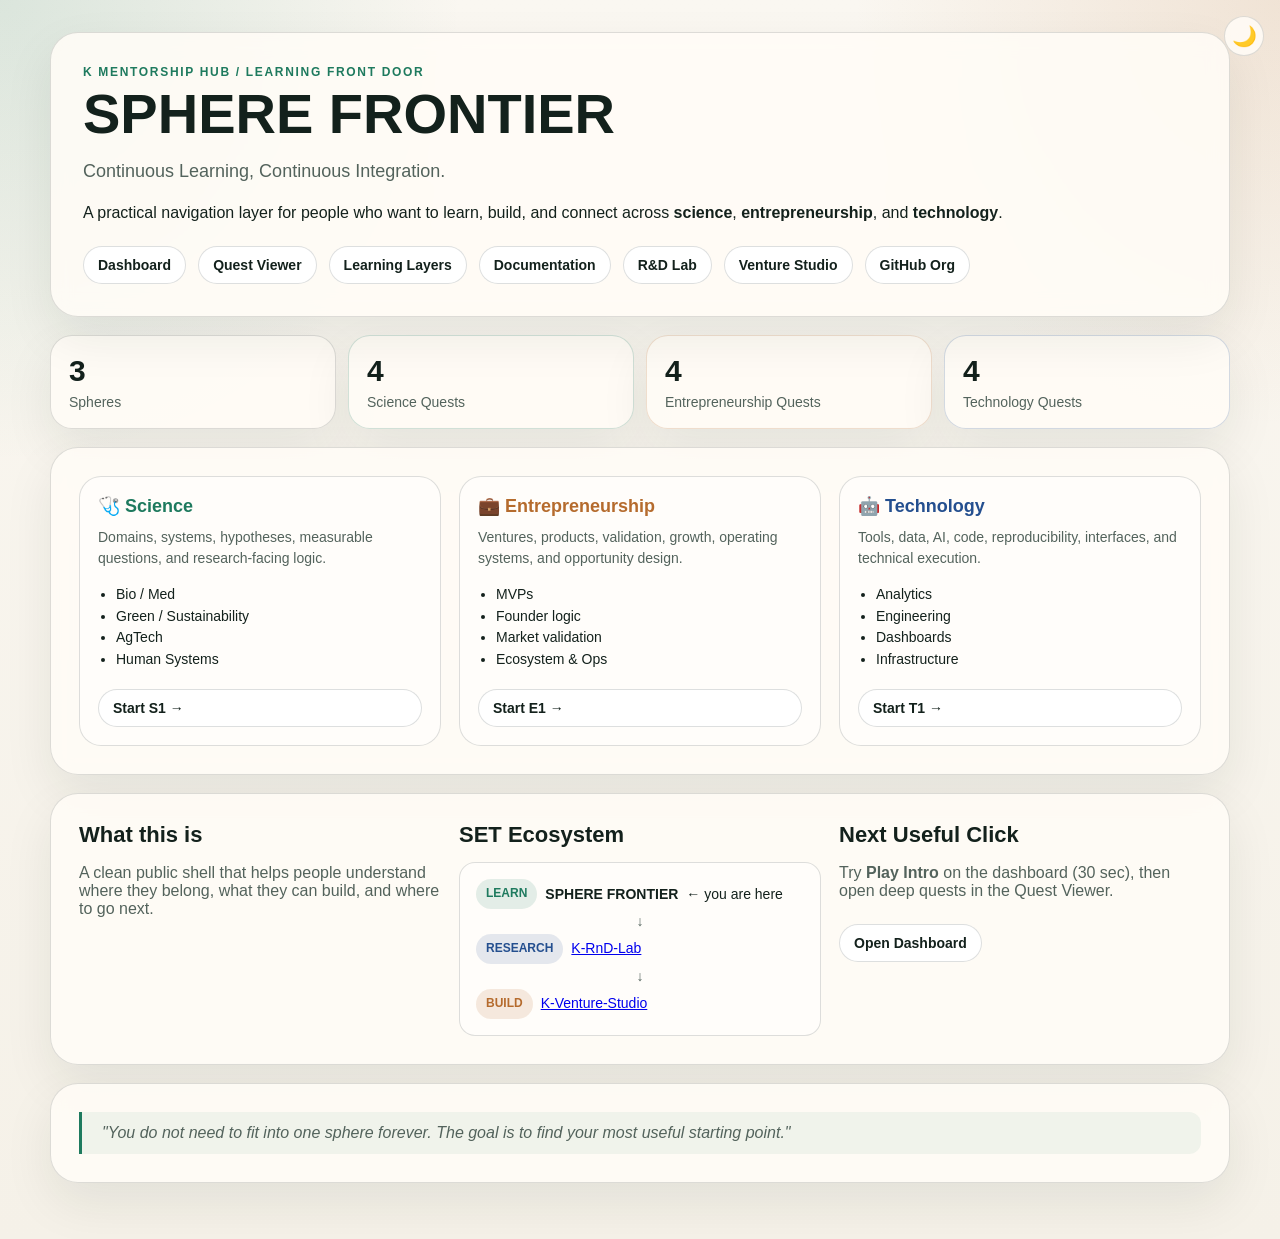
<file: index.html>
<!doctype html>
<html lang="en">
<head>
  <meta charset="utf-8">
  <meta name="viewport" content="width=device-width, initial-scale=1">
  <title>SPHERE FRONTIER</title>
  <meta name="description" content="A practical navigation layer across science, entrepreneurship, and technology.">
  <link rel="stylesheet" href="./assets/css/mentorship.css">
</head>
<body>
  <button class="theme-toggle" id="themeToggle" aria-label="Toggle theme">🌙</button>
  <script>const t=localStorage.getItem("theme")||"light";document.documentElement.setAttribute("data-theme",t);document.getElementById("themeToggle").textContent=t==="dark"?"☀️":"🌙";</script>
  <main class="page">
    <section class="hero">
      <p class="eyebrow">K Mentorship Hub / learning front door</p>
      <h1>SPHERE FRONTIER</h1>
      <p class="lede">Continuous Learning, Continuous Integration.</p>
      <p>A practical navigation layer for people who want to learn, build, and connect across <strong>science</strong>, <strong>entrepreneurship</strong>, and <strong>technology</strong>.</p>
      <div class="hero-links">
        <a href="./dashboard.html">Dashboard</a>
        <a href="./quest.html">Quest Viewer</a>
        <a href="./docs.html#3">Learning Layers</a>
        <a href="./docs.html">Documentation</a>
        <a href="https://sphere-rnd-lab.vercel.app" target="_blank" rel="noreferrer">R&D Lab</a>
        <a href="https://sphere-venture-studio.vercel.app" target="_blank" rel="noreferrer">Venture Studio</a>
        <a href="https://github.com/K-Mentorship-Hub" target="_blank" rel="noreferrer">GitHub Org</a>
      </div>
    </section>

    <div class="stats-row">
      <article class="stat-card"><div class="stat-value">3</div><div class="stat-label">Spheres</div></article>
      <article class="stat-card science"><div class="stat-value">4</div><div class="stat-label">Science Quests</div></article>
      <article class="stat-card entrepreneurship"><div class="stat-value">4</div><div class="stat-label">Entrepreneurship Quests</div></article>
      <article class="stat-card technology"><div class="stat-value">4</div><div class="stat-label">Technology Quests</div></article>
    </div>

    <section class="panel-section">
      <div style="display:grid;grid-template-columns:repeat(auto-fit,minmax(280px,1fr));gap:18px">
        <article class="direction-card">
          <h3 style="color:var(--science)">🩺 Science</h3>
          <p style="color:var(--muted);font-size:14px">Domains, systems, hypotheses, measurable questions, and research-facing logic.</p>
          <ul style="font-size:14px"><li>Bio / Med</li><li>Green / Sustainability</li><li>AgTech</li><li>Human Systems</li></ul>
          <a href="./quest.html#S-1" class="link-pill" style="margin-top:8px;display:inline-block">Start S1 →</a>
        </article>
        <article class="direction-card">
          <h3 style="color:var(--entrepreneurship)">💼 Entrepreneurship</h3>
          <p style="color:var(--muted);font-size:14px">Ventures, products, validation, growth, operating systems, and opportunity design.</p>
          <ul style="font-size:14px"><li>MVPs</li><li>Founder logic</li><li>Market validation</li><li>Ecosystem & Ops</li></ul>
          <a href="./quest.html#E-1" class="link-pill" style="margin-top:8px;display:inline-block">Start E1 →</a>
        </article>
        <article class="direction-card">
          <h3 style="color:var(--technology)">🤖 Technology</h3>
          <p style="color:var(--muted);font-size:14px">Tools, data, AI, code, reproducibility, interfaces, and technical execution.</p>
          <ul style="font-size:14px"><li>Analytics</li><li>Engineering</li><li>Dashboards</li><li>Infrastructure</li></ul>
          <a href="./quest.html#T-1" class="link-pill" style="margin-top:8px;display:inline-block">Start T1 →</a>
        </article>
      </div>
    </section>

    <section class="panel-section">
      <div style="display:grid;grid-template-columns:repeat(auto-fit,minmax(260px,1fr));gap:18px">
        <div>
          <h2>What this is</h2>
          <p style="color:var(--muted)">A clean public shell that helps people understand where they belong, what they can build, and where to go next.</p>
        </div>
        <div>
          <h2>SET Ecosystem</h2>
          <div style="background:var(--card-bg);border:1px solid var(--line);border-radius:16px;padding:16px;font-size:14px;line-height:1.8">
            <div style="display:flex;align-items:center;gap:8px"><span class="chip chip-s">LEARN</span> <strong>SPHERE FRONTIER</strong> ← you are here</div>
            <div style="text-align:center;color:var(--muted)">↓</div>
            <div style="display:flex;align-items:center;gap:8px"><span class="chip chip-t">RESEARCH</span> <a href="https://sphere-rnd-lab.vercel.app" target="_blank" rel="noreferrer">K-RnD-Lab</a></div>
            <div style="text-align:center;color:var(--muted)">↓</div>
            <div style="display:flex;align-items:center;gap:8px"><span class="chip chip-e">BUILD</span> <a href="https://sphere-venture-studio.vercel.app" target="_blank" rel="noreferrer">K-Venture-Studio</a></div>
          </div>
        </div>
        <div>
          <h2>Next Useful Click</h2>
          <p style="color:var(--muted)">Try <strong>Play Intro</strong> on the dashboard (30 sec), then open deep quests in the Quest Viewer.</p>
          <a href="./dashboard.html" class="link-pill" style="margin-top:8px;display:inline-block">Open Dashboard</a>
        </div>
      </div>
    </section>

    <section class="panel-section">
      <blockquote style="border-left:3px solid var(--accent);margin:0;padding:12px 20px;background:rgba(30,122,94,.06);border-radius:0 12px 12px 0;font-style:italic;color:var(--muted)">
        "You do not need to fit into one sphere forever. The goal is to find your most useful starting point."
      </blockquote>
    </section>
  </main>
  <script>document.getElementById("themeToggle").addEventListener("click",function(){const c=this.textContent==="🌙"?"dark":"light";document.documentElement.setAttribute("data-theme",c);localStorage.setItem("theme",c);this.textContent=c==="dark"?"☀️":"🌙";});</script>
</body>
</html>
</file>
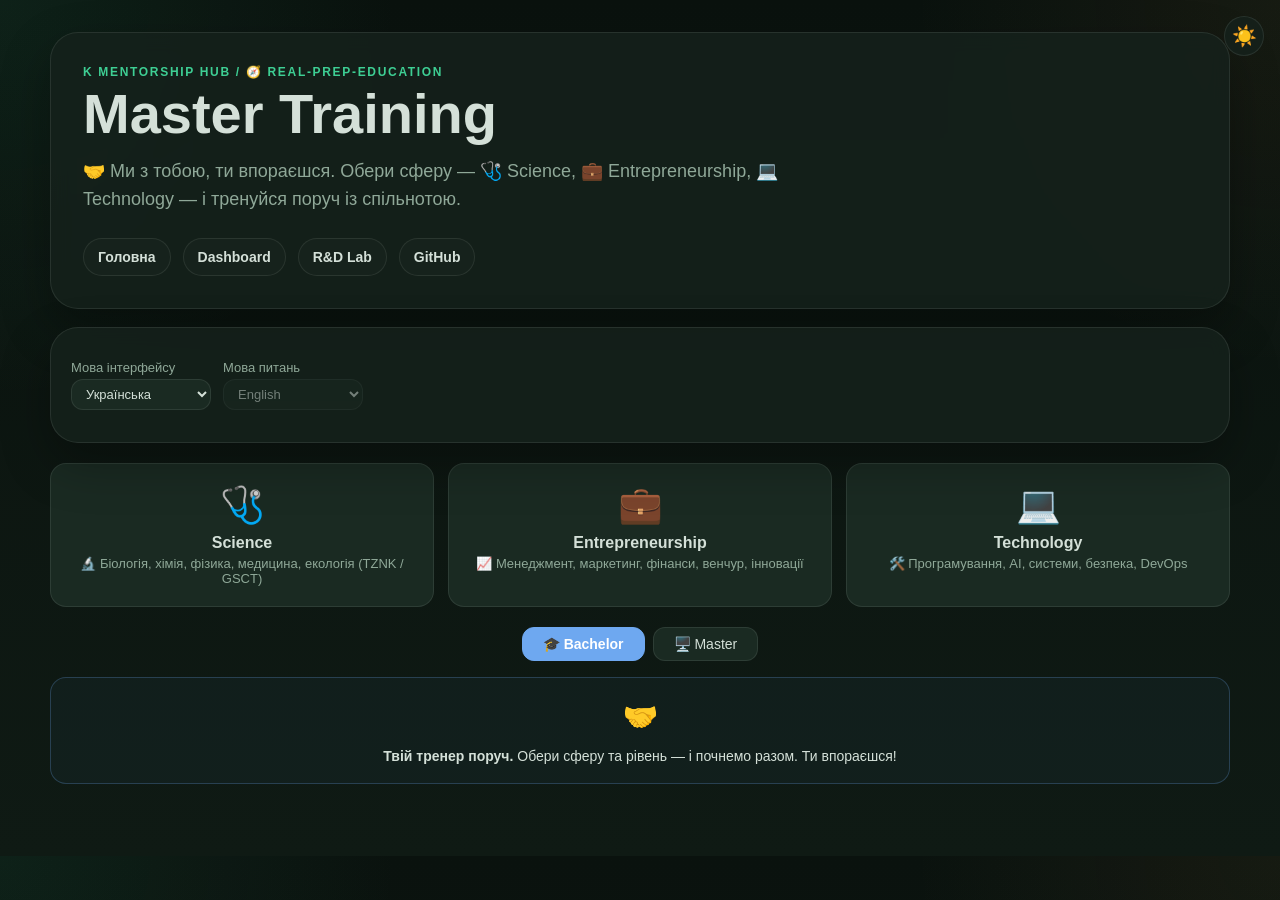
<file: training.html>
<!doctype html>
<html lang="uk">
<head>
  <meta charset="utf-8">
  <meta name="viewport" content="width=device-width, initial-scale=1">
  <title>Master Training — SPHERE FRONTIER</title>
  <link rel="stylesheet" href="./assets/css/mentorship.css">
  <style>
    .loc-row{display:flex;gap:12px;align-items:center;flex-wrap:wrap;margin:12px 0}
    .loc-row label{display:flex;flex-direction:column;gap:4px;font-size:13px;color:var(--muted)}
    .loc-row select{border:1px solid var(--line);border-radius:12px;padding:6px 10px;font-size:13px;background:var(--card-bg);color:var(--ink);min-width:140px}
    .loc-row select:disabled{opacity:.5;cursor:not-allowed}
    .sphere-cards{display:grid;grid-template-columns:repeat(3,1fr);gap:14px;margin:20px 0}
    @media(max-width:700px){.sphere-cards{grid-template-columns:1fr}}
    .sphere-card{border:1px solid var(--line);border-radius:16px;padding:20px;cursor:pointer;transition:all .25s;text-align:center;background:var(--card-bg)}
    .sphere-card:hover{transform:translateY(-2px);box-shadow:0 8px 24px rgba(0,0,0,.15)}
    .sphere-card.s-card.active{border-color:var(--science);box-shadow:0 0 0 2px color-mix(in srgb,var(--science) 30%,transparent)}
    .sphere-card.e-card.active{border-color:var(--entrepreneurship);box-shadow:0 0 0 2px color-mix(in srgb,var(--entrepreneurship) 30%,transparent)}
    .sphere-card.t-card.active{border-color:var(--technology);box-shadow:0 0 0 2px color-mix(in srgb,var(--technology) 30%,transparent)}
    .sphere-card .icon{font-size:36px;margin-bottom:8px}
    .sphere-card h3{font-size:16px;margin:4px 0}
    .sphere-card .sub{font-size:13px;color:var(--muted)}
    .level-tabs{display:flex;gap:8px;justify-content:center;margin:16px 0}
    .level-tabs button{border:1px solid var(--line);border-radius:12px;padding:8px 20px;font-size:14px;cursor:pointer;background:var(--card-bg);color:var(--ink);transition:all .15s}
    .level-tabs button.active{background:var(--technology);color:#fff;border-color:var(--technology);font-weight:600}
    .trainer-wrap{display:grid;grid-template-columns:1fr 1fr;gap:20px;margin-top:20px}
    .trainer-left,.trainer-right{display:flex;flex-direction:column;gap:14px}
    .trainer-full{grid-column:1/-1}
    @media(max-width:900px){.trainer-wrap{grid-template-columns:1fr}}
    .q-card{border:1px solid var(--line);border-radius:16px;padding:20px;background:var(--card-bg)}
    .q-card h3{margin:0 0 12px;font-size:15px;line-height:1.5;color:var(--ink)}
    .q-options{display:flex;flex-direction:column;gap:8px}
    .q-opt{border:1px solid var(--line);border-radius:12px;padding:10px 14px;cursor:pointer;transition:all .15s;font-size:14px;color:var(--ink);background:var(--card-bg)}
    .q-opt:hover{border-color:var(--technology)}
    .q-opt.selected{border-color:var(--technology);background:color-mix(in srgb,var(--technology) 12%,transparent)}
    .q-opt.correct{border-color:#22c55e;background:color-mix(in srgb,#22c55e 12%,transparent)}
    .q-opt.wrong{border-color:#ef4444;background:color-mix(in srgb,#ef4444 12%,transparent)}
    .q-opt.reveal{opacity:.5}
    .stat-pill{display:inline-flex;align-items:center;gap:6px;border:1px solid var(--line);border-radius:12px;padding:6px 12px;font-size:13px;background:var(--card-bg);color:var(--ink)}
    .stat-pill .val{font-weight:700}
    .stats-row{display:flex;flex-wrap:wrap;gap:8px}
    .chart-box{border:1px solid var(--line);border-radius:16px;padding:16px;background:var(--card-bg)}
    .chart-box h4{margin:0 0 12px;font-size:14px;color:var(--muted)}
    .chart-box canvas{width:100%!important;height:180px!important}
    .analytics-tabs{display:flex;gap:6px;flex-wrap:wrap;margin-bottom:10px}
    .analytics-tabs button{border:1px solid var(--line);border-radius:12px;padding:5px 12px;font-size:12px;cursor:pointer;background:var(--card-bg);color:var(--ink);transition:all .15s}
    .analytics-tabs button.active{border-color:var(--technology);background:color-mix(in srgb,var(--technology) 12%,transparent);font-weight:600}
    .mode-tabs{display:flex;gap:6px;margin-bottom:8px}
    .mode-tabs button{border:1px solid var(--line);border-radius:12px;padding:6px 14px;font-size:13px;cursor:pointer;background:var(--card-bg);color:var(--ink)}
    .mode-tabs button.active{border-color:var(--technology);background:color-mix(in srgb,var(--technology) 12%,transparent);font-weight:600}
    .subject-sel{border:1px solid var(--line);border-radius:12px;padding:8px 12px;font-size:14px;background:var(--card-bg);color:var(--ink);width:100%}
    .progress-bar{height:6px;border-radius:3px;background:var(--line);overflow:hidden;margin-top:8px}
    .progress-bar .fill{height:100%;border-radius:3px;transition:width .3s}
    .readiness{font-size:28px;font-weight:800;text-align:center;padding:12px}
    .readiness.high{color:#22c55e}.readiness.medium{color:#eab308}.readiness.low{color:#ef4444}
    .session-end{text-align:center;padding:32px;border:1px solid var(--line);border-radius:20px;background:var(--card-bg)}
    .session-end h2{margin:0 0 8px}.session-end .big-score{font-size:52px;font-weight:800;margin:12px 0}
    .resources{border:1px solid var(--line);border-radius:16px;padding:16px;background:var(--card-bg)}
    .resources h4{margin:0 0 8px;font-size:14px;color:var(--muted)}
    .resources a{display:block;font-size:13px;padding:3px 0;color:var(--technology)}
    .nav-bar{display:flex;gap:8px;justify-content:space-between;align-items:center;flex-wrap:wrap}
    .btn{border:1px solid var(--line);border-radius:12px;padding:8px 16px;font-size:14px;cursor:pointer;background:var(--card-bg);color:var(--ink);transition:all .15s}
    .btn:hover{border-color:var(--technology)}
    .btn.primary{background:var(--technology);color:#fff;border-color:var(--technology)}
    .btn:disabled{opacity:.4;cursor:default}
    .msg-box{border:1px solid color-mix(in srgb,var(--technology) 25%,transparent);border-radius:16px;padding:16px;background:color-mix(in srgb,var(--technology) 4%,transparent);text-align:center;margin:16px 0;font-size:14px;line-height:1.6;color:var(--ink)}
    .msg-box .emoji{font-size:28px;margin-bottom:6px}
  </style>
</head>
<body>
  <button class="theme-toggle" id="themeToggle" aria-label="Toggle theme">🌙</button>
  <script>const th=localStorage.getItem("theme")||"dark";document.documentElement.setAttribute("data-theme",th);document.getElementById("themeToggle").textContent=th==="dark"?"☀️":"🌙";</script>
  <main class="page">
    <section class="hero">
      <p class="eyebrow" data-i18n="eyebrow">K Mentorship Hub / 🧭 REAL-PREP-EDUCATION</p>
      <h1 data-i18n="title">Master Training</h1>
      <p class="lede" data-i18n="lede">🤝 Ми з тобою, ти впораєшся. Обери сферу — 🩺 Science, 🚀 Entrepreneurship, 💻 Technology — і тренуйся поруч із спільнотою.</p>
      <div class="hero-links">
        <a href="./index.html" data-i18n="frontDoor">Front Door</a>
        <a href="./dashboard.html">Dashboard</a>
        <a href="https://k-rnd-lab.vercel.app" target="_blank" rel="noreferrer">R&D Lab</a>
        <a href="https://github.com/K-Mentorship-Hub" target="_blank" rel="noreferrer">GitHub</a>
      </div>
    </section>

    <section class="panel-section" style="padding:20px;margin-top:18px">
      <div class="loc-row">
        <label><span data-i18n="uiLang">Мова інтерфейсу</span>
          <select id="uiLang"><option value="ua">Українська</option><option value="en">English</option></select>
        </label>
        <label><span data-i18n="qLang">Мова питань</span>
          <select id="qLang" disabled><option value="en" selected>English</option></select>
        </label>
      </div>
    </section>

    <section id="sphereSection">
      <div class="sphere-cards">
        <div class="sphere-card s-card" data-sphere="S">
          <div class="icon">🩺</div>
          <h3>Science</h3>
          <div class="sub" data-i18n="subS">🔬 Біологія, хімія, фізика, медицина, екологія</div>
        </div>
        <div class="sphere-card e-card" data-sphere="E">
          <div class="icon">&#x1F4BC;</div>
          <h3>Entrepreneurship</h3>
          <div class="sub" data-i18n="subE">📈 Менеджмент, маркетинг, фінанси, венчур, інновації</div>
        </div>
        <div class="sphere-card t-card" data-sphere="T">
          <div class="icon">💻</div>
          <h3>Technology</h3>
          <div class="sub" data-i18n="subT">🛠️ Програмування, AI, системи, безпека, DevOps</div>
        </div>
      </div>
      <div class="level-tabs" id="levelTabs">
        <button class="active" data-level="bachelor">🎓 Bachelor</button>
        <button data-level="master">🖥️ Master</button>
      </div>
    </section>

    <div class="msg-box" id="msgBox">
      <div class="emoji">🤝</div>
      <strong data-i18n="msgTitle">Твій тренер поруч.</strong> <span data-i18n="msgBody">Обери сферу та рівень — і почнемо разом. Ти впораєшся!</span>
    </div>

    <section class="trainer-wrap" id="trainerMain" style="display:none">
      <div class="trainer-left">
        <div class="nav-bar">
          <select class="subject-sel" id="subjectFilter"></select>
          <div class="mode-tabs">
            <button class="active" data-mode="practice">📝 <span data-i18n="practice">Практика</span></button>
            <button data-mode="simulation">🧪 <span data-i18n="simulation">Симуляція</span></button>
          </div>
        </div>
        <div id="questionArea"></div>
        <div class="nav-bar" id="qNav" style="display:none">
          <button class="btn" id="prevBtn" disabled>← <span data-i18n="back">Назад</span></button>
          <span id="qCounter" style="font-size:13px;color:var(--muted)"></span>
          <button class="btn primary" id="nextBtn"><span data-i18n="next">Далі</span> →</button>
        </div>
        <div class="resources" id="resourcesPanel">
          <h4>📚 <span data-i18n="resources">Ресурси</span></h4>
          <div id="resourceLinks"></div>
        </div>
      </div>
      <div class="trainer-right">
        <div class="stats-row" id="sessionStats"></div>
        <div class="analytics-tabs" id="analyticsTabs">
          <button class="active" data-type="descriptive">📊 <span data-i18n="desc">Описова</span></button>
          <button data-type="diagnostic">🔍 <span data-i18n="diag">Діагностична</span></button>
          <button data-type="prescriptive">💡 <span data-i18n="presc">Прескриптивна</span></button>
          <button data-type="predictive">🎱 <span data-i18n="pred">Предиктивна</span></button>
        </div>
        <div class="chart-box" id="analyticsChart">
          <h4 id="chartTitle" data-i18n="descTitle">Описова аналітика</h4>
          <canvas id="mainChart"></canvas>
        </div>
        <div class="chart-box" id="readinessBox">
          <h4>🟢 <span data-i18n="readiness">Сигнал готовності</span></h4>
          <div class="readiness high" id="readinessValue">New</div>
          <div class="progress-bar"><div class="fill" id="readinessBar" style="width:0%;background:#22c55e"></div></div>
        </div>
      </div>
      <div class="trainer-full">
        <div class="chart-box">
          <h4>📈 <span data-i18n="sharedTitle">Загальний прогрес по предметах</span></h4>
          <canvas id="sharedChart"></canvas>
        </div>
      </div>
    </section>

    <div id="sessionEnd" style="display:none">
      <div class="session-end">
        <h2>🏁 <span data-i18n="endTitle">Сесію завершено!</span></h2>
        <div class="big-score" id="finalScore"></div>
        <div class="stats-row" id="finalStats" style="justify-content:center"></div>
        <div class="msg-box" style="margin-top:16px">
          <div class="emoji">✨</div>
          <strong data-i18n="endGreat">Ти молодець!</strong> <span data-i18n="endMsg">Кожна сесія — крок уперед. Продовжуй, ти впораєшся!</span>
        </div>
        <button class="btn primary" onclick="startSession()" style="margin-top:12px" data-i18n="newSession">Нова сесія</button>
      </div>
    </div>
  </main>
  <script src="./assets/js/questions.js"></script>
  <script src="./assets/js/q1.js"></script>
  <script src="./assets/js/q2.js"></script>
  <script src="./assets/js/q3.js"></script>
  <script src="./assets/js/q4.js"></script>
  <script src="./assets/js/q5.js"></script>
  <script src="./assets/js/q6.js"></script>
  <script src="./assets/js/q7.js"></script>
  <script src="./assets/js/q8.js"></script>
  <script src="./assets/js/q9.js"></script>
  <script src="./assets/js/q10.js"></script>
  <script src="./assets/js/q11.js"></script>
  <script src="./assets/js/q12.js"></script>
  <script src="./assets/js/q13.js"></script>
  <script src="./assets/js/resources.js"></script>
  <script src="./assets/js/trainer.js"></script>
  <script>document.getElementById("themeToggle").addEventListener("click",function(){const c=this.textContent==="🌙"?"dark":"light";document.documentElement.setAttribute("data-theme",c);localStorage.setItem("theme",c);this.textContent=c==="dark"?"☀️":"🌙";});</script>
</body>
</html>
</file>
<file: assets/css/mentorship.css>
/* K-Mentorship-Hub — warm light palette (default) */
:root{
  --bg:#f5f1e8;
  --panel:rgba(255,252,246,.88);
  --ink:#13211c;
  --muted:#53635c;
  --line:rgba(19,33,28,.14);
  --accent:#1e7a5e;
  --accent-2:#b56b2d;
  --science:#1e7a5e;
  --entrepreneurship:#b56b2d;
  --technology:#244f8f;
  --shadow:0 20px 50px rgba(19,33,28,.08);
  --card-bg:#fffdfa;
  --input-bg:#fff;
}
/* Dark theme */
[data-theme="dark"]{
  --bg:#0f1a14;
  --panel:rgba(22,34,28,.85);
  --ink:#d4e0d8;
  --muted:#8fa898;
  --line:rgba(212,224,216,.1);
  --accent:#3ecf94;
  --accent-2:#e0a050;
  --science:#3ecf94;
  --entrepreneurship:#e0a050;
  --technology:#6ea8f0;
  --shadow:0 20px 50px rgba(0,0,0,.3);
  --card-bg:#1a2a22;
  --input-bg:#16221c;
}
*{box-sizing:border-box}
body{
  margin:0;
  color:var(--ink);
  background:
    radial-gradient(circle at top left,rgba(30,122,94,.14),transparent 26%),
    radial-gradient(circle at top right,rgba(181,107,45,.14),transparent 24%),
    linear-gradient(180deg,color-mix(in srgb,var(--bg) 0%,#faf7f1) 0%,var(--bg) 100%);
  font-family:"Segoe UI","Inter",sans-serif;
  transition:background .3s,color .3s;
}
[data-theme="dark"] body{
  background:
    radial-gradient(circle at top left,rgba(62,207,148,.08),transparent 26%),
    radial-gradient(circle at top right,rgba(224,160,80,.06),transparent 24%),
    linear-gradient(180deg,#0a120e 0%,var(--bg) 100%);
}
.page{width:min(1180px,calc(100vw - 32px));margin:0 auto;padding:32px 0 56px}
.hero,.panel-section{background:var(--panel);backdrop-filter:blur(10px);border:1px solid var(--line);border-radius:28px;box-shadow:var(--shadow)}
.hero{padding:32px}
.panel-section{padding:28px;margin-top:18px}
.panel-section h2{margin:0 0 14px;font-size:22px}
.eyebrow{margin:0 0 8px;text-transform:uppercase;letter-spacing:.14em;font-size:12px;color:var(--accent);font-weight:700}
.hero h1{margin:0;font-size:clamp(34px,5vw,56px);line-height:.95}
.lede{max-width:760px;color:var(--muted);font-size:18px;line-height:1.55}
.hero-links{display:flex;gap:12px;flex-wrap:wrap;margin-top:24px}
.hero-links a,.link-pill{text-decoration:none;border:1px solid var(--line);color:var(--ink);background:var(--input-bg);padding:10px 14px;border-radius:999px;font-weight:600;font-size:14px;transition:all .15s}
.hero-links a:hover,.link-pill:hover{background:var(--ink);color:#fff}
.breadcrumb{margin:0 0 16px;font-size:13px;color:var(--muted)}
.breadcrumb a{color:var(--accent);text-decoration:none}
.breadcrumb a:hover{text-decoration:underline}
.md-content{background:var(--panel);backdrop-filter:blur(10px);border:1px solid var(--line);border-radius:28px;box-shadow:var(--shadow);padding:36px 40px;max-width:860px}
.md-content h1{font-size:clamp(1.8rem,4vw,2.6rem);margin:0 0 16px;border-bottom:2px solid var(--line);padding-bottom:12px}
.md-content h2{font-size:1.5rem;margin:32px 0 12px;color:var(--ink)}
.md-content h3{font-size:1.15rem;margin:24px 0 8px;color:var(--muted)}
.md-content p{line-height:1.7;margin:0 0 12px}
.md-content ul,.md-content ol{padding-left:24px;margin:0 0 12px}
.md-content li{line-height:1.6;margin:4px 0}
.md-content blockquote{border-left:3px solid var(--accent);margin:16px 0;padding:8px 16px;background:rgba(30,122,94,.06);border-radius:0 12px 12px 0;font-style:italic;color:var(--muted)}
.md-content code{background:rgba(19,33,28,.08);padding:2px 6px;border-radius:4px;font-size:.88em;font-family:"Cascadia Code",Fira Code,monospace}
.md-content pre{background:rgba(19,33,28,.06);border:1px solid var(--line);border-radius:12px;padding:16px;overflow-x:auto;margin:12px 0}
.md-content pre code{background:none;padding:0;font-size:.82em;line-height:1.5}
.md-content table{width:100%;border-collapse:collapse;margin:12px 0;font-size:.88em}
.md-content th,.md-content td{border:1px solid var(--line);padding:8px 12px;text-align:left}
.md-content th{background:rgba(19,33,28,.05);font-weight:600}
.md-content tr:hover{background:rgba(19,33,28,.03)}
.md-content hr{border:none;border-top:1px solid var(--line);margin:24px 0}
.md-content details{border:1px solid var(--line);border-radius:12px;padding:12px 16px;margin:12px 0;background:rgba(255,255,255,.6)}
.md-content summary{cursor:pointer;font-weight:600;color:var(--muted);user-select:none}
.md-content details[open] summary{margin-bottom:8px;padding-bottom:8px;border-bottom:1px solid var(--line)}
.md-content a{color:var(--technology);text-decoration:none}
.md-content a:hover{text-decoration:underline}
.md-content.sphere-S blockquote{border-left-color:var(--science);background:rgba(30,122,94,.06)}
.md-content.sphere-E blockquote{border-left-color:var(--entrepreneurship);background:rgba(181,107,45,.06)}
.md-content.sphere-T blockquote{border-left-color:var(--technology);background:rgba(36,79,143,.06)}
.quest-layout{display:grid;grid-template-columns:240px 1fr;gap:24px}
.quest-nav{background:var(--panel);backdrop-filter:blur(10px);border:1px solid var(--line);border-radius:28px;box-shadow:var(--shadow);padding:20px 16px;position:sticky;top:24px;max-height:calc(100vh - 48px);overflow-y:auto}
.quest-nav h2{font-size:1rem;margin:0 0 12px}
.quest-nav h3{font-size:.82rem;margin:10px 0 4px}
.quest-nav a{display:block;color:var(--muted);font-size:.78rem;padding:3px 0 3px 12px;text-decoration:none;border-left:2px solid transparent;transition:all .15s}
.quest-nav a:hover,.quest-nav a.active{color:var(--ink);border-left-color:var(--technology)}
.quest-nav .nav-S a:hover,.quest-nav .nav-S a.active{border-left-color:var(--science)}
.quest-nav .nav-E a:hover,.quest-nav .nav-E a.active{border-left-color:var(--entrepreneurship)}
.quest-nav .nav-T a:hover,.quest-nav .nav-T a.active{border-left-color:var(--technology)}
.back-link{display:inline-block;color:var(--muted);font-size:.8rem;margin-bottom:12px;text-decoration:none}
.back-link:hover{color:var(--ink)}
.stats-row{display:grid;grid-template-columns:repeat(auto-fit,minmax(140px,1fr));gap:12px;margin:18px 0}
.stat-card{background:var(--panel);border:1px solid var(--line);border-radius:22px;padding:18px;box-shadow:var(--shadow)}
.stat-card.science{border-color:rgba(30,122,94,.2)}
.stat-card.entrepreneurship{border-color:rgba(181,107,45,.2)}
.stat-card.technology{border-color:rgba(36,79,143,.2)}
.stat-value{font-size:30px;font-weight:700}
.stat-label{margin-top:6px;color:var(--muted);font-size:14px}
/* Direction cards */
.direction-card{background:var(--card-bg);border:1px solid var(--line);border-radius:22px;padding:18px;display:flex;flex-direction:column;gap:10px}
.direction-card.active{border-color:var(--accent);box-shadow:0 0 0 2px rgba(30,122,94,.15)}
.direction-topline{display:flex;gap:8px;flex-wrap:wrap;align-items:center}
.chip{border-radius:999px;padding:4px 10px;font-size:12px;font-weight:700}
.chip-s{background:rgba(30,122,94,.12);color:var(--science)}
.chip-e{background:rgba(181,107,45,.14);color:var(--entrepreneurship)}
.chip-t{background:rgba(36,79,143,.12);color:var(--technology)}
.chip-bridge{background:rgba(101,63,153,.1);color:#653f99}
.chip.subtle{background:var(--line);color:var(--muted)}
.direction-card h3{margin:0;font-size:18px}
.direction-card p{margin:0;color:var(--muted);font-size:14px;line-height:1.5}
.card-meta{font-size:13px;color:var(--muted)}
.card-meta a{color:var(--technology);text-decoration:none}
.card-meta a:hover{text-decoration:underline}
.direction-card details{border:1px solid var(--line);border-radius:12px;padding:8px 12px;font-size:13px;background:var(--card-bg)}
.direction-card summary{cursor:pointer;font-weight:600;color:var(--muted);font-size:13px;user-select:none}
.direction-card details[open] summary{margin-bottom:4px;padding-bottom:4px;border-bottom:1px solid var(--line)}
.direction-card ul{margin:4px 0 0;padding-left:18px;color:var(--ink);font-size:13px}
.direction-card li{margin:2px 0;line-height:1.4}
.direction-card li a{color:var(--technology);text-decoration:none}
.direction-card li a:hover{text-decoration:underline}
.resource-list{list-style:none;padding:0!important;margin:4px 0 0!important}
.resource-list li{padding:3px 0}
.resource-list li::before{content:"→ ";color:var(--accent)}
.card-actions{display:flex;gap:8px;flex-wrap:wrap;margin-top:auto;padding-top:8px}
.card-actions button,.card-actions a{text-decoration:none;border:1px solid var(--line);color:var(--ink);background:var(--input-bg);padding:8px 14px;border-radius:999px;font-weight:600;font-size:13px;cursor:pointer;transition:all .15s}
.card-actions button:hover,.card-actions a:hover{background:var(--ink);color:#fff}

/* Mission Lab */
.mission-header{display:flex;justify-content:space-between;align-items:flex-start;gap:16px;margin-bottom:16px;flex-wrap:wrap}
.mission-header .eyebrow{margin:0 0 4px}
.mission-header h3{margin:0;font-size:20px}
.mission-header p{margin:4px 0 0;color:var(--muted);font-size:14px}
.mission-progress{min-width:140px;text-align:right}
.progress-bar{height:8px;background:rgba(19,33,28,.08);border-radius:999px;overflow:hidden}
.progress-fill{height:100%;background:var(--accent);border-radius:999px;transition:width .3s}
.progress-copy{margin:4px 0 0;font-size:13px;color:var(--muted)}
.mission-grid{display:grid;grid-template-columns:1fr 1fr;gap:14px}
.mission-section{background:var(--card-bg);border:1px solid var(--line);border-radius:16px;padding:14px}
.mission-section.full-span{grid-column:1/-1}
.mission-section h3{margin:0 0 8px;font-size:15px}
.pill-row{display:flex;gap:6px;flex-wrap:wrap}
.pill-button{border:1px solid var(--line);background:var(--input-bg);color:var(--ink);padding:6px 12px;border-radius:999px;font-size:13px;cursor:pointer;transition:all .15s}
.pill-button.active{background:var(--ink);color:#fff;border-color:var(--ink)}
.pill-button:hover{border-color:var(--accent)}
.checklist{display:flex;flex-direction:column;gap:6px}
.check-item{display:flex;gap:8px;align-items:flex-start;font-size:14px;cursor:pointer}
.check-item input[type="checkbox"]{margin-top:3px;accent-color:var(--accent)}
.check-copy{color:var(--ink);line-height:1.4}
.twist-card{background:rgba(30,122,94,.06);border:1px solid rgba(30,122,94,.15);border-radius:12px;padding:12px;font-style:italic;color:var(--muted);font-size:14px;line-height:1.5}
[data-theme="dark"] .twist-card{background:rgba(62,207,148,.08);border-color:rgba(62,207,148,.2)}
.mission-notes{width:100%;min-height:80px;border:1px solid var(--line);border-radius:12px;padding:10px;font-size:14px;font-family:inherit;background:var(--input-bg);color:var(--ink);resize:vertical}
.mission-notes:focus{outline:none;border-color:var(--accent)}
.mission-actions{display:flex;gap:8px;flex-wrap:wrap;margin-top:14px}
.mission-actions button{border:1px solid var(--line);background:var(--input-bg);color:var(--ink);padding:8px 14px;border-radius:999px;font-size:13px;font-weight:600;cursor:pointer;transition:all .15s}
.mission-actions button:hover{background:var(--ink);color:#fff}

/* Play Layer */
.play-lab{margin-top:14px;padding:18px;border:1px solid var(--line);border-radius:18px;background:var(--card-bg)}
.play-header{display:flex;justify-content:space-between;gap:12px;align-items:flex-start;margin-bottom:12px}
.play-hook{color:var(--ink);font-size:15px;line-height:1.65;margin:0}
.play-flow{display:flex;flex-wrap:wrap;align-items:center;gap:8px;margin:12px 0}
.play-node{padding:8px 12px;border-radius:12px;border:1px solid var(--line);background:var(--input-bg);font-weight:600;font-size:13px}
.play-node.accent{border-color:rgba(30,122,94,.35);background:rgba(30,122,94,.08)}
.play-arrow{color:var(--muted);font-weight:700}
.play-powers{color:var(--muted);font-size:14px;line-height:1.6;margin:0}
.play-gate{margin-top:14px;padding:14px;border-radius:14px;border:1px solid var(--line);background:rgba(19,33,28,.03)}
.play-gate-actions{display:flex;flex-wrap:wrap;gap:8px;margin-top:10px}
.thumb-button{border:1px solid var(--line);background:var(--input-bg);color:var(--ink);padding:8px 14px;border-radius:999px;font-size:13px;font-weight:600;cursor:pointer}
.thumb-button.subtle{opacity:.85}
.play-next{display:flex;flex-wrap:wrap;gap:8px;margin-top:14px}
.play-next a,.mission-launch-inline{text-decoration:none;border:1px solid var(--line);color:var(--ink);background:var(--input-bg);padding:8px 14px;border-radius:999px;font-size:13px;font-weight:600}
.mission-launch-inline{cursor:pointer;font:inherit}
.direction-card.play-active{border-color:rgba(139,92,246,.45);box-shadow:0 0 0 2px rgba(139,92,246,.12)}
.card-actions .play-launch{border-color:rgba(139,92,246,.35);background:rgba(139,92,246,.08)}
.card-actions .brief-launch{border-color:rgba(245,158,11,.35);background:rgba(245,158,11,.1)}
.card-actions .spot-launch{border-color:rgba(24,179,163,.35);background:rgba(24,179,163,.1)}
.direction-card.brief-active{border-color:rgba(245,158,11,.45);box-shadow:0 0 0 2px rgba(245,158,11,.12)}
.direction-card.spot-active{border-color:rgba(24,179,163,.45);box-shadow:0 0 0 2px rgba(24,179,163,.12)}
.layer-lab{margin-top:14px;padding:18px;border:1px solid var(--line);border-radius:18px;background:var(--card-bg);font-size:14px;line-height:1.65}
.layer-lab h1,.layer-lab h2,.layer-lab h3{margin-top:0}
.layer-lab details{margin-top:12px;padding:12px;border:1px solid var(--line);border-radius:12px;background:var(--input-bg)}

/* Race Simulator */
.horse-option{display:inline-flex;align-items:center;gap:6px;border:1px solid var(--line);background:var(--input-bg);color:var(--ink);padding:8px 14px;border-radius:999px;font-size:13px;font-weight:600;cursor:pointer;transition:all .15s}
.horse-option.active{background:var(--ink);color:#fff;border-color:var(--ink)}
.horse-dot{display:inline-block;width:12px;height:12px;border-radius:50%}
.horse-blue{background:#4f7cff}
.horse-gold{background:#f59e0b}
.horse-green{background:#1e7a5e}
.horse-coral{background:#ef6461}
.horse-purple{background:#8b5cf6}
.horse-amber{background:#d97706}
.horse-teal{background:#14b8a6}
.horse-rose{background:#f43f5e}
.horse-mint{background:#6ee7b7}
.horse-sun{background:#fbbf24}
.horse-indigo{background:#6366f1}
.horse-scarlet{background:#dc2626}
.track-row{display:flex;align-items:center;gap:10px;margin:6px 0}
.track-label{min-width:80px;font-size:13px;font-weight:600;display:flex;align-items:center;gap:6px}
.track{flex:1;height:20px;background:rgba(19,33,28,.06);border-radius:999px;overflow:hidden}
.runner{height:100%;border-radius:999px;transition:width .6s ease;width:0}

/* Theme toggle */
.theme-toggle{position:fixed;top:16px;right:16px;z-index:100;width:40px;height:40px;border-radius:50%;border:1px solid var(--line);background:var(--panel);color:var(--ink);font-size:20px;cursor:pointer;display:flex;align-items:center;justify-content:center;transition:all .2s;backdrop-filter:blur(8px)}
.theme-toggle:hover{background:var(--ink);color:var(--bg)}

/* Mobile */
@media(max-width:768px){
  .quest-layout{grid-template-columns:1fr}
  .quest-nav{position:static;max-height:none}
  .md-content{padding:20px}
  .mission-grid{grid-template-columns:1fr}
  .mission-header{flex-direction:column}
}
</file>
